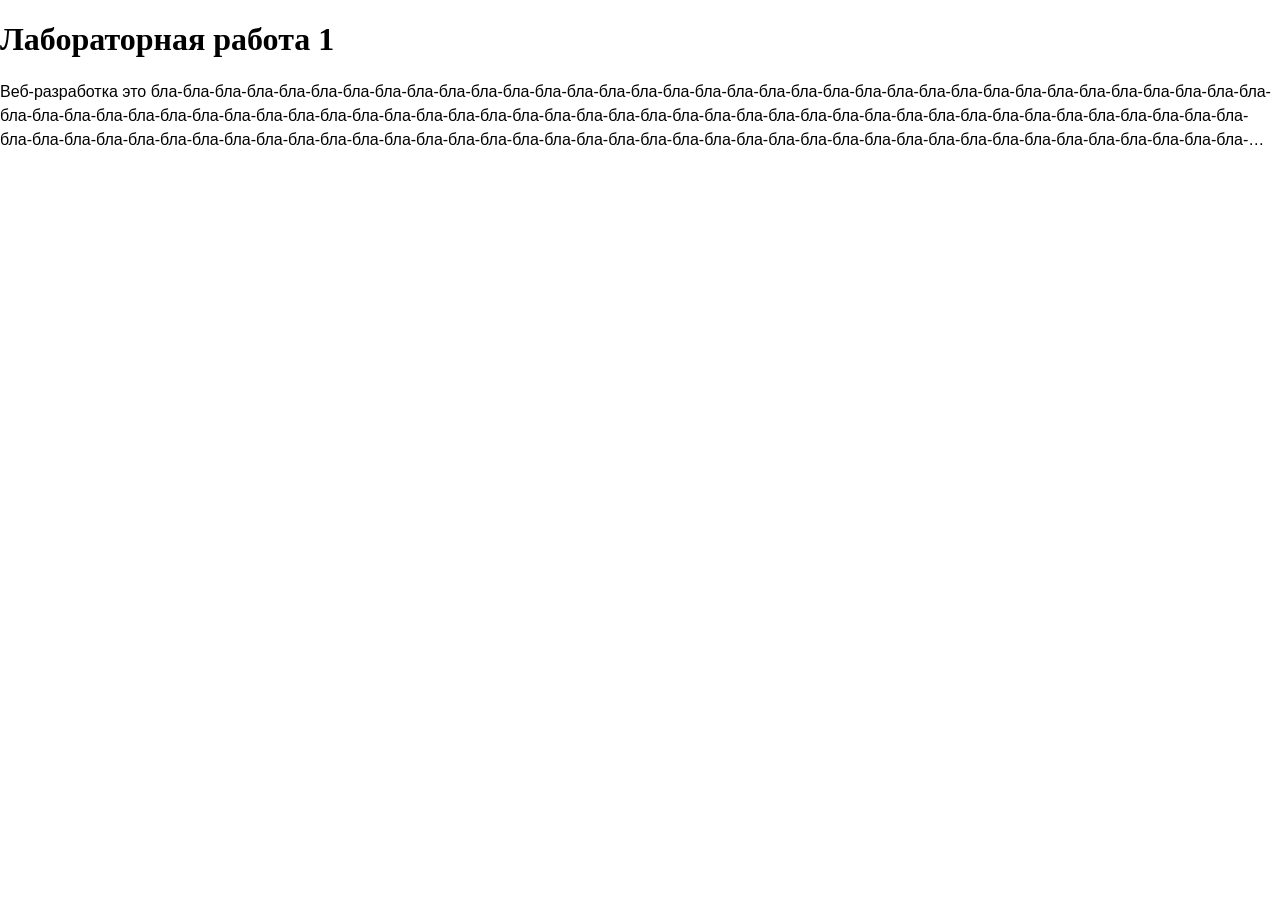
<file: lesovnikov.semen/lab1/index.html>
<!doctype html>
<html lang="ru">
  <head>
    <meta charset="UTF-8" />
    <meta name="viewport" content="width=device-width, initial-scale=1.0" />
    <title>Лабораторная работа 1</title>
    <link rel="stylesheet" href="styles.css" />
  </head>

  <body>
    <main>
      <h1>Лабораторная работа 1</h1>
      <p class="text-clamp" data-testid="text-clamp">
        Веб-разработка это
        бла-бла-бла-бла-бла-бла-бла-бла-бла-бла-бла-бла-бла-бла-бла-бла-бла-бла-бла-бла-бла-бла-бла-бла-бла-бла-бла-бла-бла-бла-бла-бла-бла-бла-бла-бла-бла-бла-бла-бла-бла-бла-бла-бла-бла-бла-бла-бла-бла-бла-бла-бла-бла-бла-бла-бла-бла-бла-бла-бла-бла-бла-бла-бла-бла-бла-бла-бла-бла-бла-бла-бла-бла-бла-бла-бла-бла-бла-бла-бла-бла-бла-бла-бла-бла-бла-бла-бла-бла-бла-бла-бла-бла-бла-бла-бла-бла-бла-бла-бла-бла-бла-бла-бла-бла-бла-бла-бла-бла-бла-бла-бла-бла-бла-бла-бла-бла-бла-бла-бла-бла-бла-бла-бла-бла-бла-бла-бла-бла-бла-бла-бла-бла-бла-бла-бла-бла-бла-бла-бла-бла-бла-бла-бла-бла-бла-бла-бла-бла-бла-бла-бла-бла-бла-бла-бла-бла-бла-бла-бла-бла-бла-бла-бла-бла-бла-бла-бла-бла-бла-бла-бла-бла-бла-бла-бла-бла-бла-бла-бла-бла-бла-бла-бла-бла-бла-бла-бла-бла-бла-бла-бла-бла-бла-бла-бла-бла-бла-бла-бла-бла-бла-бла-бла-бла-бла-бла-бла-бла-бла-бла-бла-бла-бла-бла-бла-бла-бла-бла-бла-бла-бла-бла-бла-бла-бла-бла-бла-бла-бла-бла-бла-бла-бла-бла-бла-бла-бла-бла-бла-бла-бла-бла-бла-бла-бла-бла-бла-бла-бла-бла-бла-бла-бла-бла-бла-бла-бла-бла-бла-бла-бла-бла-бла-бла-бла-бла-бла-бла-бла-бла-бла-бла-бла-бла-бла-бла-бла-бла-бла-бла-бла-бла-бла-бла-бла-бла-бла-бла-бла-бла-бла-бла-бла-бла-бла-бла-бла-бла-бла-бла-бла-бла-бла-бла-бла-бла-бла-бла-бла-бла-бла-бла-бла-бла-бла-бла-бла-бла-бла-бла-бла-бла-бла-бла-бла-бла-бла-бла-бла-бла-бла-бла-бла-бла-бла-бла-бла-бла-бла-бла-бла-бла-бла-бла-бла-бла-бла-бла-бла-бла-бла-бла-бла-бла-бла-бла-бла-бла-бла-бла-бла-бла-бла-бла-бла-бла-бла-бла-бла-бла-бла-бла-бла-бла-бла-бла-бла-бла-бла-бла-бла-бла-бла-бла-бла-бла-бла-бла-бла-бла-бла-бла-бла-бла-бла-бла-бла-бла-бла-бла-бла-бла-бла-бла-бла-бла-бла-бла-бла-бла-бла-бла-бла-бла-бла-бла-бла-бла-бла-бла-бла-бла-бла-бла-бла-бла-бла-бла-бла-бла-бла-бла-бла-бла-бла-бла-бла-бла-бла-бла-бла-бла-бла-бла-бла-бла-бла-бла-бла-бла-бла-бла-бла-бла-бла-бла-бла-бла-бла-бла-бла-бла-бла-бла-бла-бла-бла-бла-бла-бла-бла-бла-бла-бла-бла-бла-бла-бла-бла-бла-бла-бла-бла-бла-бла-бла-бла-бла-бла-бла-бла-бла-бла-бла-бла-бла-бла-бла-бла-бла-бла-бла-бла-бла-бла-бла-бла-бла-бла-бла-бла-бла-бла-бла-бла-бла-бла-бла-бла-бла-бла-бла-бла-бла-бла-бла-бла.
      </p>
    </main>
  </body>
</html>
</file>
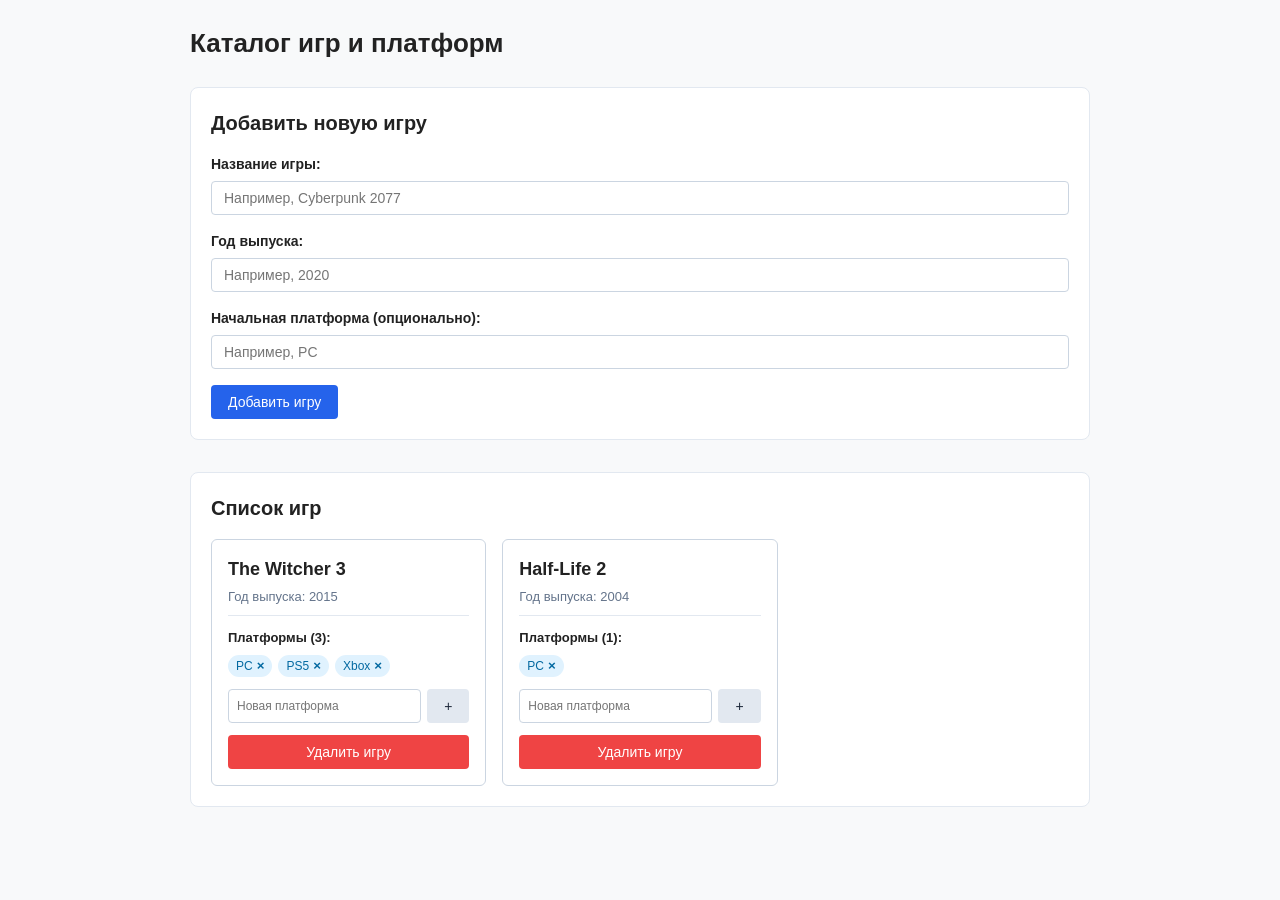
<file: lesovnikov.semen/lab4/index.html>
<!doctype html>
<html lang="ru">
  <head>
    <meta charset="UTF-8" />
    <meta name="viewport" content="width=device-width, initial-scale=1.0" />
    <title>Лабораторная работа 4 — Игры и платформы</title>
    <link rel="stylesheet" href="styles.css" />
  </head>
  <body>
    <header class="app-header">
      <h1>Каталог игр и платформ</h1>
    </header>

    <main class="app-main">
      <section class="form-section">
        <h2>Добавить новую игру</h2>
        <form class="entity-form" data-testid="entity-form">
          <div class="form-group">
            <label for="title-input">Название игры:</label>
            <input
              id="title-input"
              name="title"
              type="text"
              required
              placeholder="Например, Cyberpunk 2077"
            />
          </div>

          <div class="form-group">
            <label for="year-input">Год выпуска:</label>
            <input
              id="year-input"
              name="releaseYear"
              type="number"
              required
              placeholder="Например, 2020"
            />
          </div>

          <div class="form-group">
            <label for="platform-input"
              >Начальная платформа (опционально):</label
            >
            <input
              id="platform-input"
              name="platform"
              type="text"
              placeholder="Например, PC"
            />
          </div>

          <button class="btn btn-primary" type="submit">Добавить игру</button>
        </form>
      </section>

      <section class="list-section">
        <h2>Список игр</h2>
        <div class="entity-list" data-testid="entity-list"></div>
      </section>
    </main>

    <script type="module" src="main.js"></script>
  </body>
</html>
</file>
<file: lesovnikov.semen/lab1/styles.css>
* {
  box-sizing: border-box;
}

body {
  margin: 0;
}

.text-clamp {
  font-family: Arial, sans-serif;
  font-size: 16px;
  line-height: 1.5;
  max-height: 100px;
  overflow: hidden;
  display: -webkit-box;
  -webkit-box-orient: vertical;
  -webkit-line-clamp: 3;
  line-clamp: 3;
  text-overflow: ellipsis;
}
</file>
<file: lesovnikov.semen/lab4/styles.css>
* {
  box-sizing: border-box;
}

body {
  margin: 0;
  padding: 24px;
  font-family: Arial, sans-serif;
  color: #222;
  background-color: #f8f9fa;
  line-height: 1.5;
}

.app-header {
  max-width: 900px;
  margin: 0 auto 24px;
}

.app-header h1 {
  margin: 0;
  font-size: 26px;
}

.app-main {
  max-width: 900px;
  margin: 0 auto;
  display: flex;
  flex-direction: column;
  gap: 32px;
}

.form-section,
.list-section {
  background-color: #fff;
  border-radius: 8px;
  padding: 20px;
  border: 1px solid #e2e8f0;
}

h2 {
  margin-top: 0;
  margin-bottom: 16px;
  font-size: 20px;
}

.entity-form {
  display: flex;
  flex-direction: column;
  gap: 16px;
}

.form-group {
  display: flex;
  flex-direction: column;
  gap: 6px;
}

.form-group label {
  font-weight: bold;
  font-size: 14px;
}

.form-group input {
  padding: 8px 12px;
  font-size: 14px;
  border: 1px solid #cbd5e1;
  border-radius: 4px;
}

.btn {
  padding: 8px 16px;
  font-size: 14px;
  border-radius: 4px;
  cursor: pointer;
  border: 1px solid transparent;
  transition: background-color 0.2s;
}

.btn-primary {
  background-color: #2563eb;
  color: #fff;
  align-self: flex-start;
}

.btn-primary:hover {
  background-color: #1d4ed8;
}

.btn-danger {
  background-color: #ef4444;
  color: #fff;
}

.btn-danger:hover {
  background-color: #dc2626;
}

.btn-secondary {
  background-color: #e2e8f0;
  color: #1e293b;
}

.btn-secondary:hover {
  background-color: #cbd5e1;
}

.entity-list {
  display: grid;
  grid-template-columns: repeat(auto-fill, minmax(260px, 1fr));
  gap: 16px;
}

.entity-card {
  border: 1px solid #cbd5e1;
  border-radius: 6px;
  padding: 16px;
  background-color: #fff;
  display: flex;
  flex-direction: column;
  gap: 12px;
}

.card-header {
  border-bottom: 1px solid #e2e8f0;
  padding-bottom: 8px;
}

.card-title {
  margin: 0 0 4px;
  font-size: 18px;
}

.card-year {
  font-size: 13px;
  color: #64748b;
}

.card-platforms {
  display: flex;
  flex-direction: column;
  gap: 8px;
}

.platforms-title {
  font-weight: bold;
  font-size: 13px;
}

.platforms-tags {
  display: flex;
  flex-wrap: wrap;
  gap: 6px;
}

.platform-tag {
  background-color: #e0f2fe;
  color: #0369a1;
  padding: 2px 8px;
  border-radius: 12px;
  font-size: 12px;
  display: inline-flex;
  align-items: center;
  gap: 4px;
}

.btn-remove-platform {
  background: none;
  border: none;
  color: #0369a1;
  cursor: pointer;
  padding: 0;
  font-weight: bold;
  line-height: 1;
}

.platform-add-form {
  display: flex;
  gap: 6px;
  margin-top: 4px;
}

.platform-add-input {
  flex: 1;
  padding: 4px 8px;
  font-size: 12px;
  border: 1px solid #cbd5e1;
  border-radius: 4px;
}
</file>
